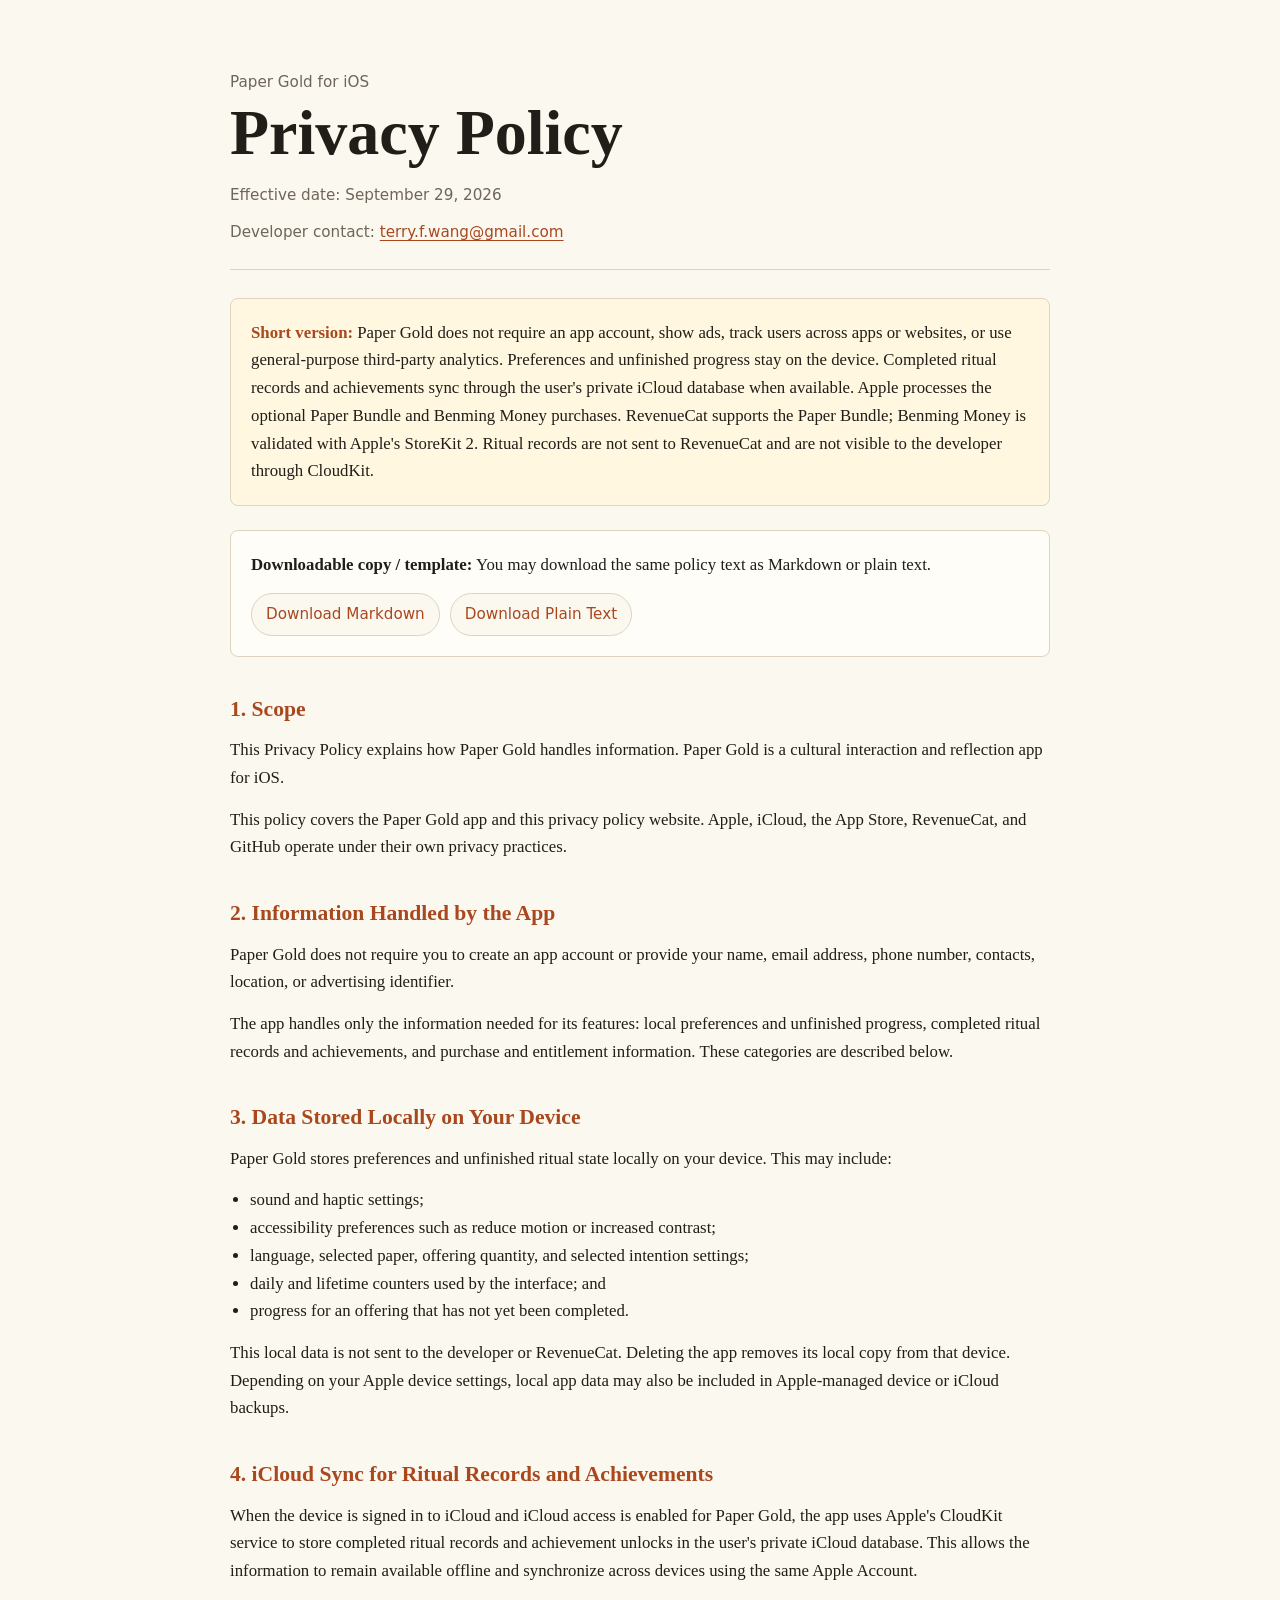
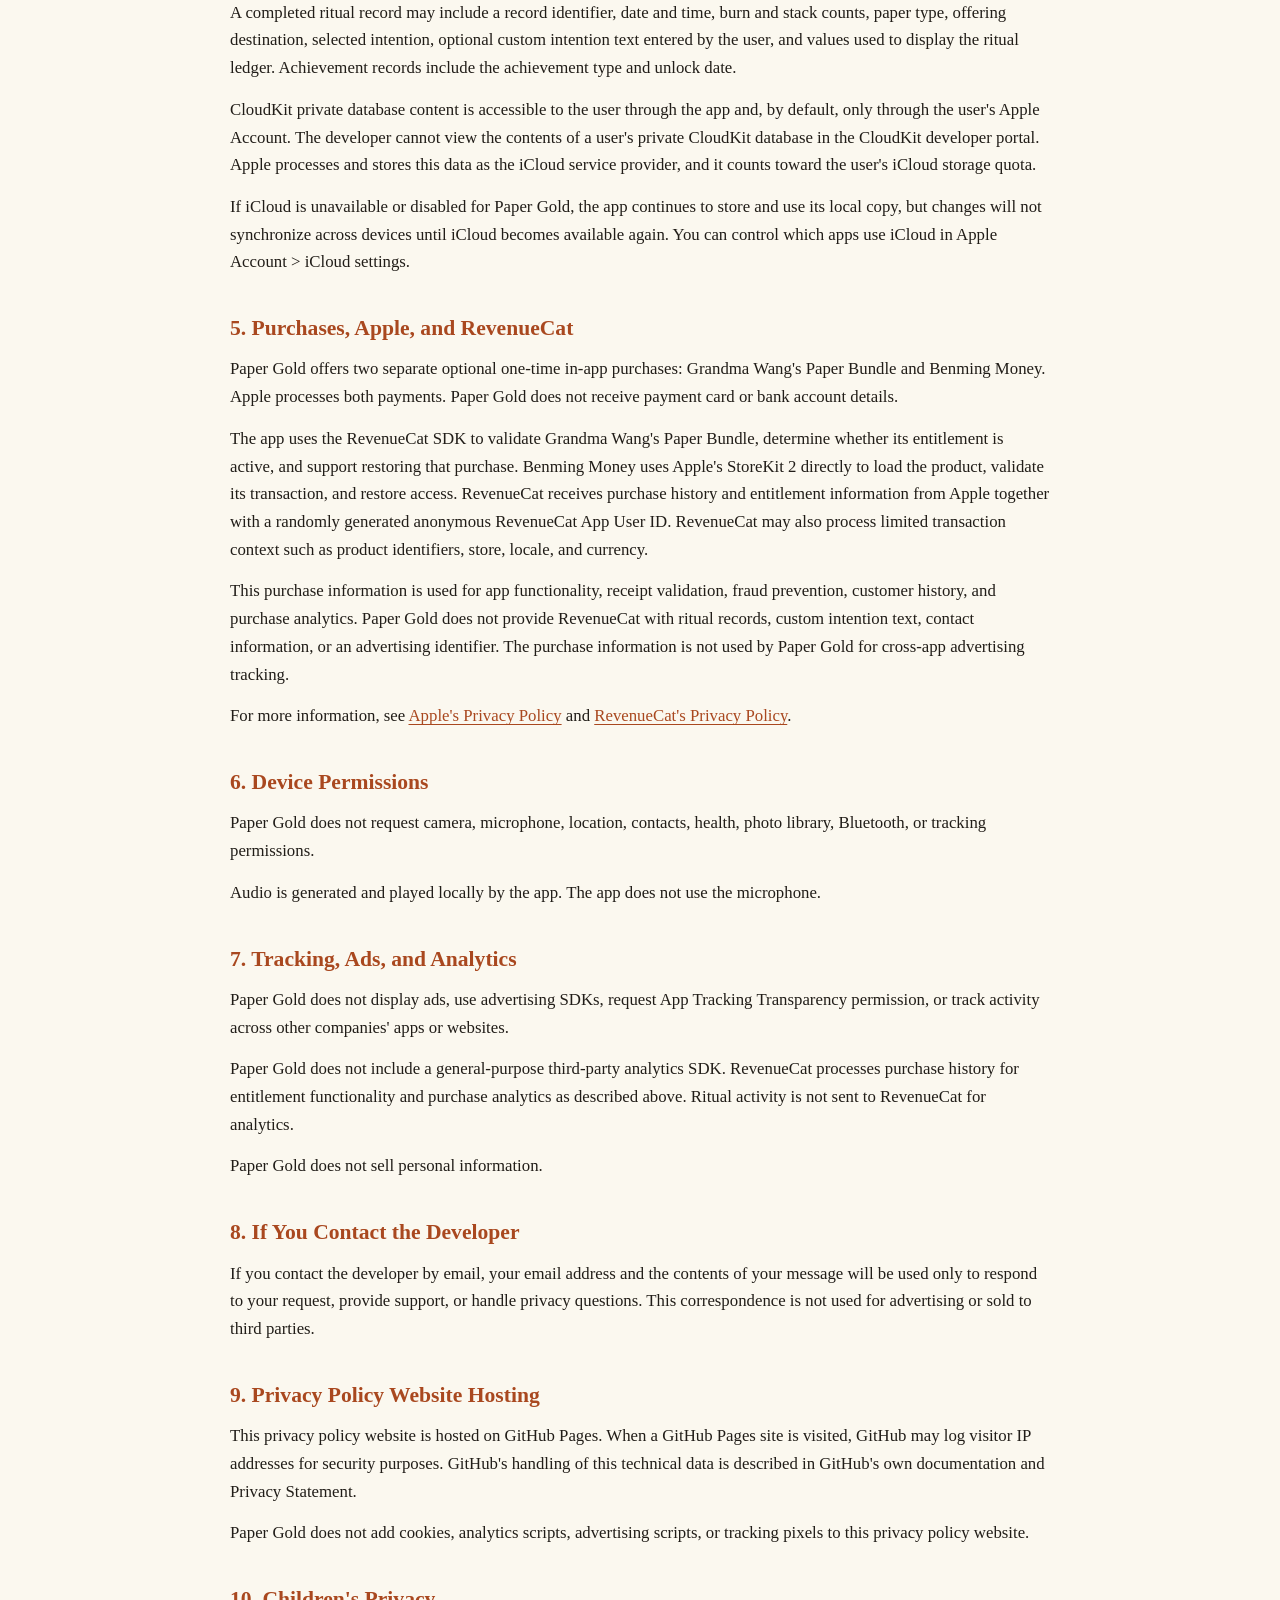
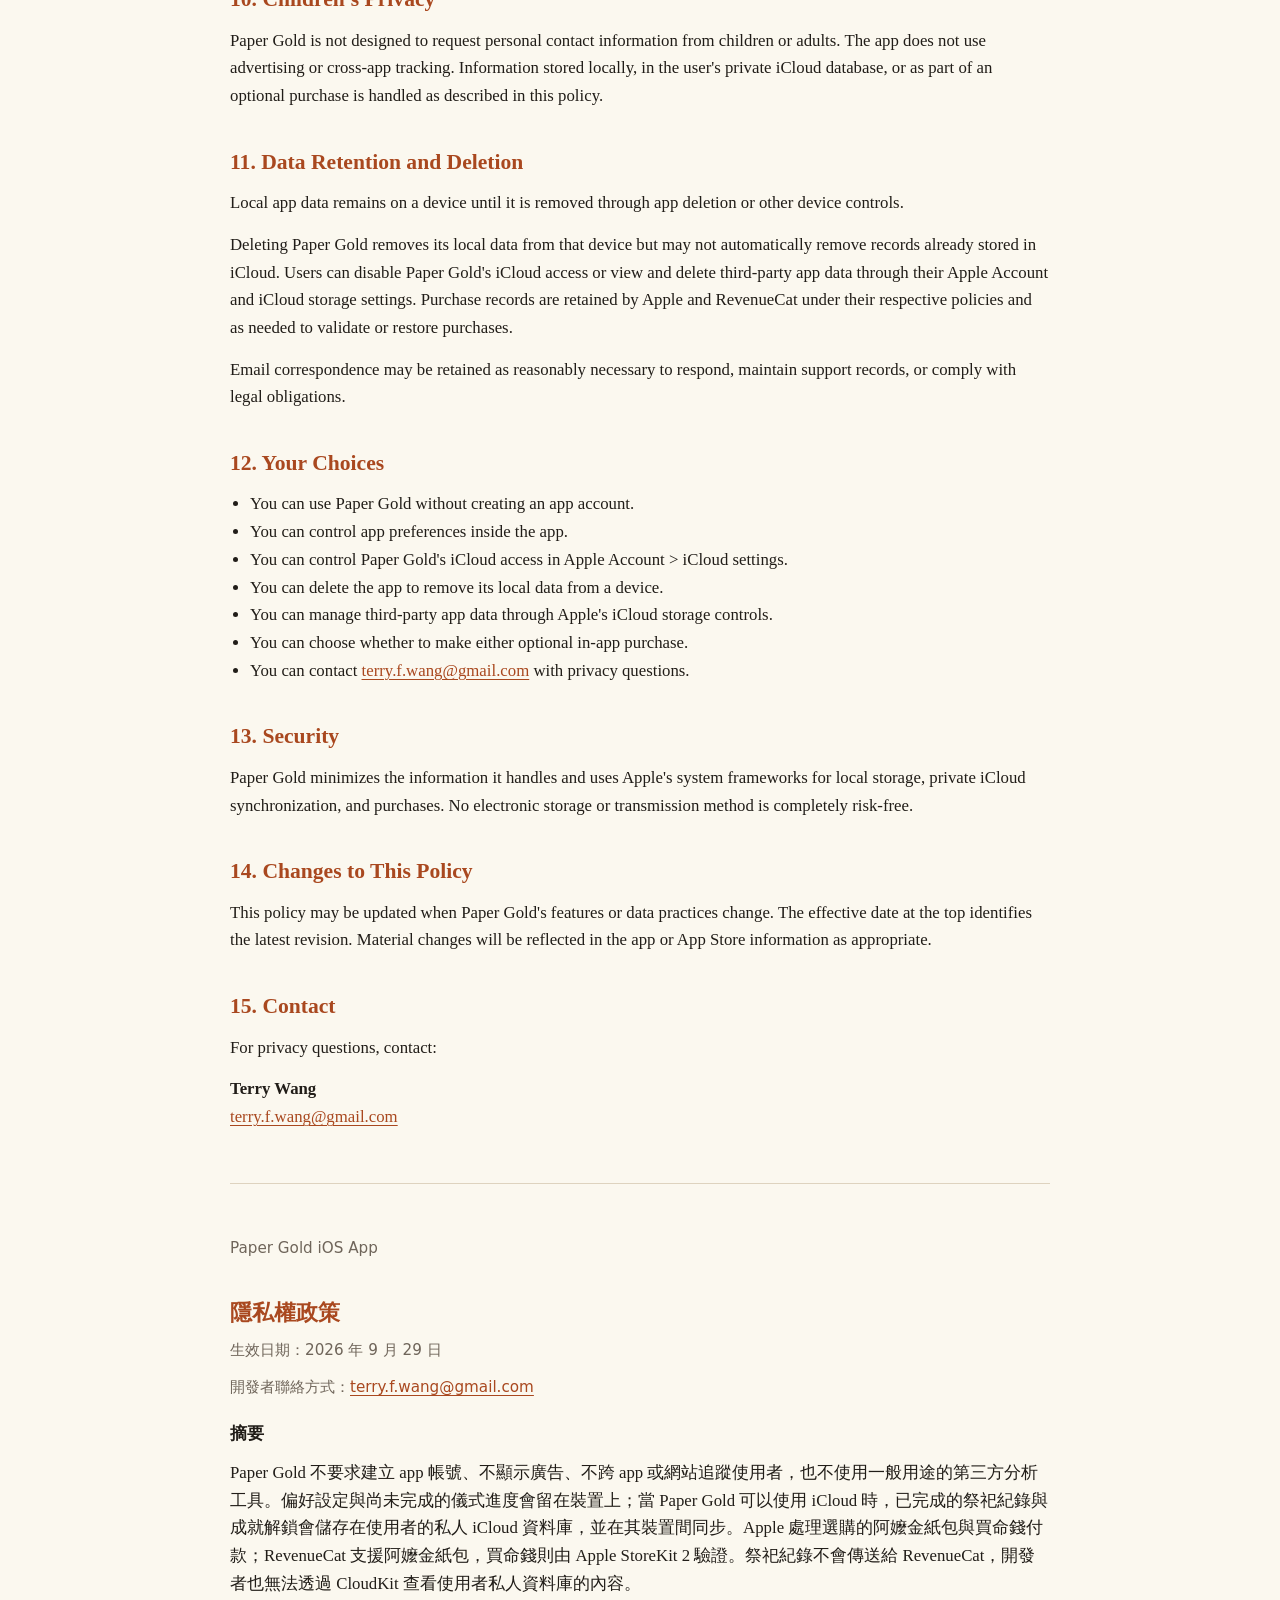
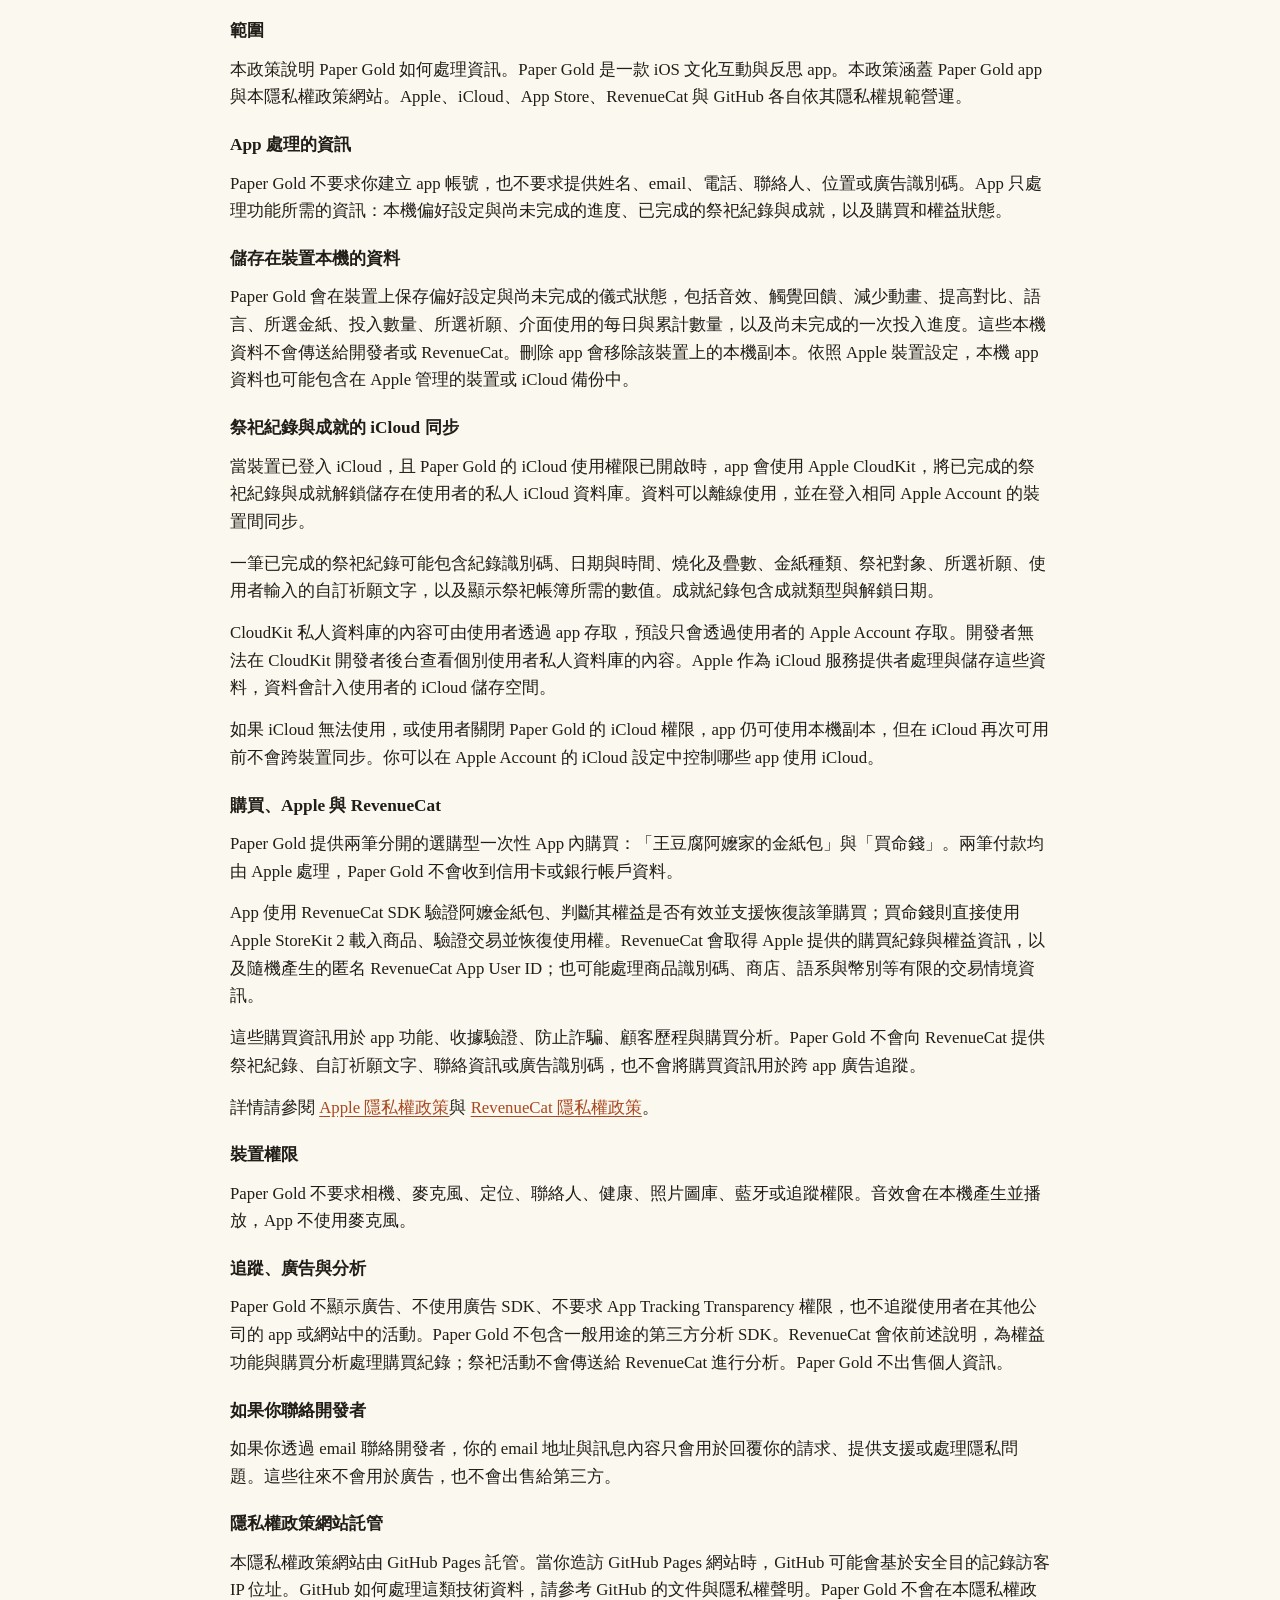
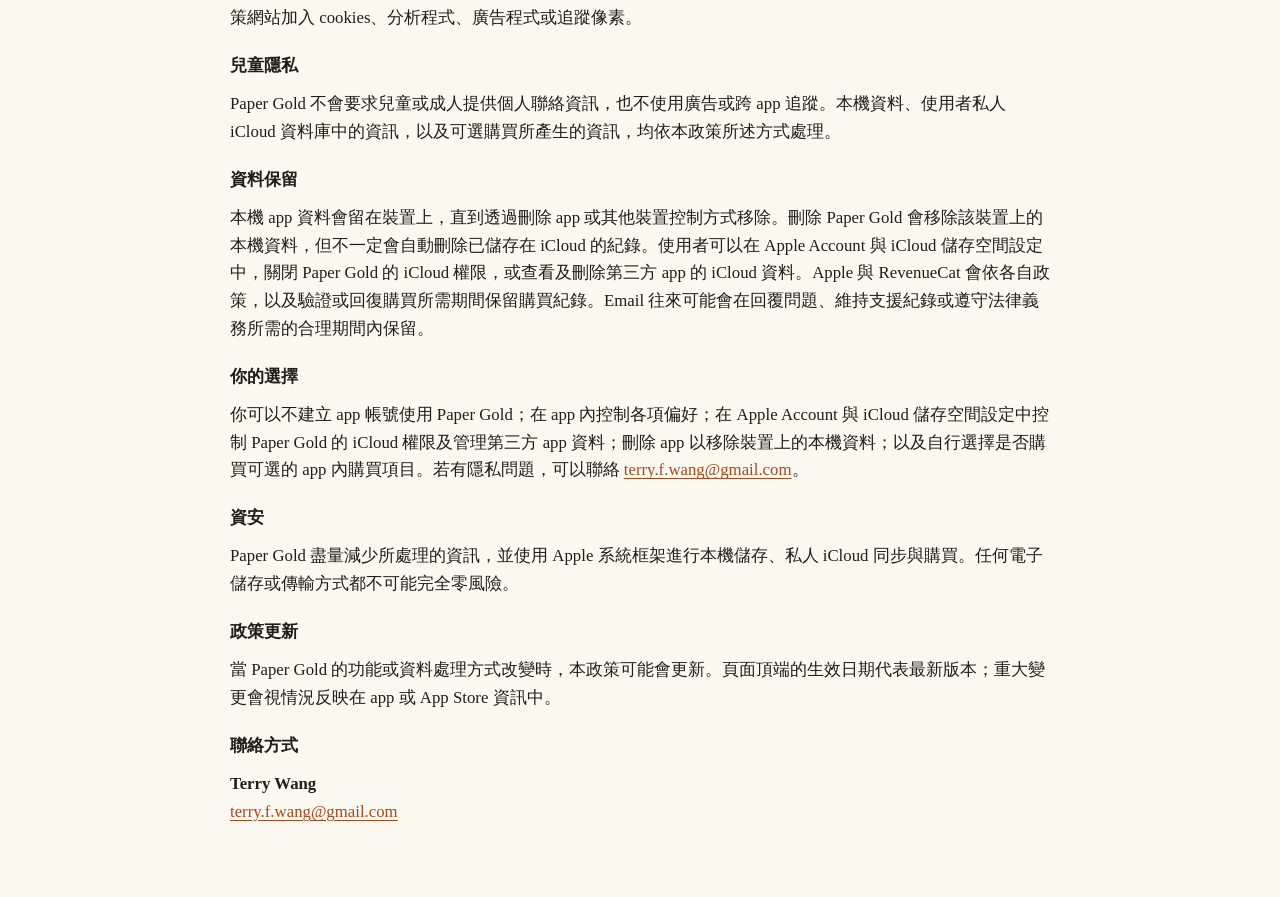
<file: index.html>
<!doctype html>
<html lang="en">
<head>
  <meta charset="utf-8">
  <meta name="viewport" content="width=device-width, initial-scale=1">
  <meta http-equiv="refresh" content="0; url=privacy.html">
  <link rel="canonical" href="privacy.html">
  <title>Paper Gold</title>
</head>
<body>
  <p><a href="privacy.html">Paper Gold Privacy Policy</a></p>
</body>
</html>
</file>
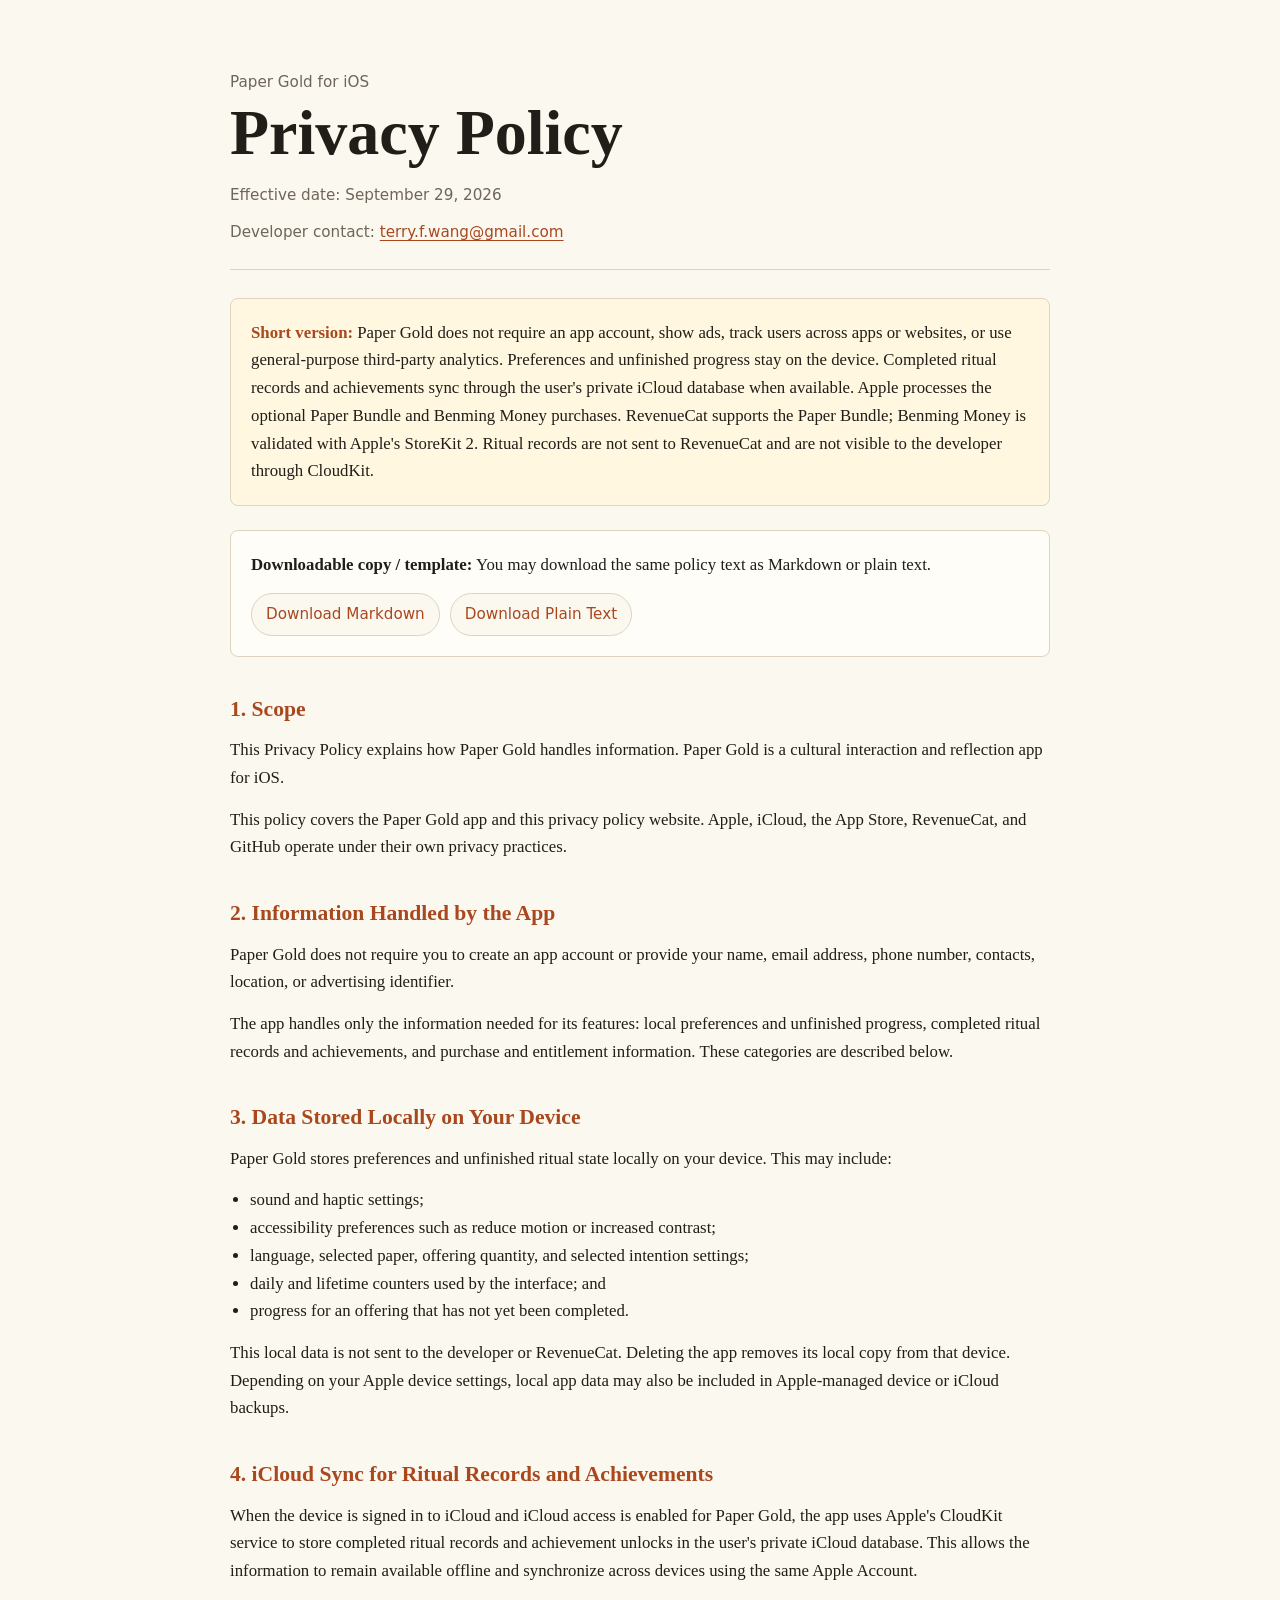
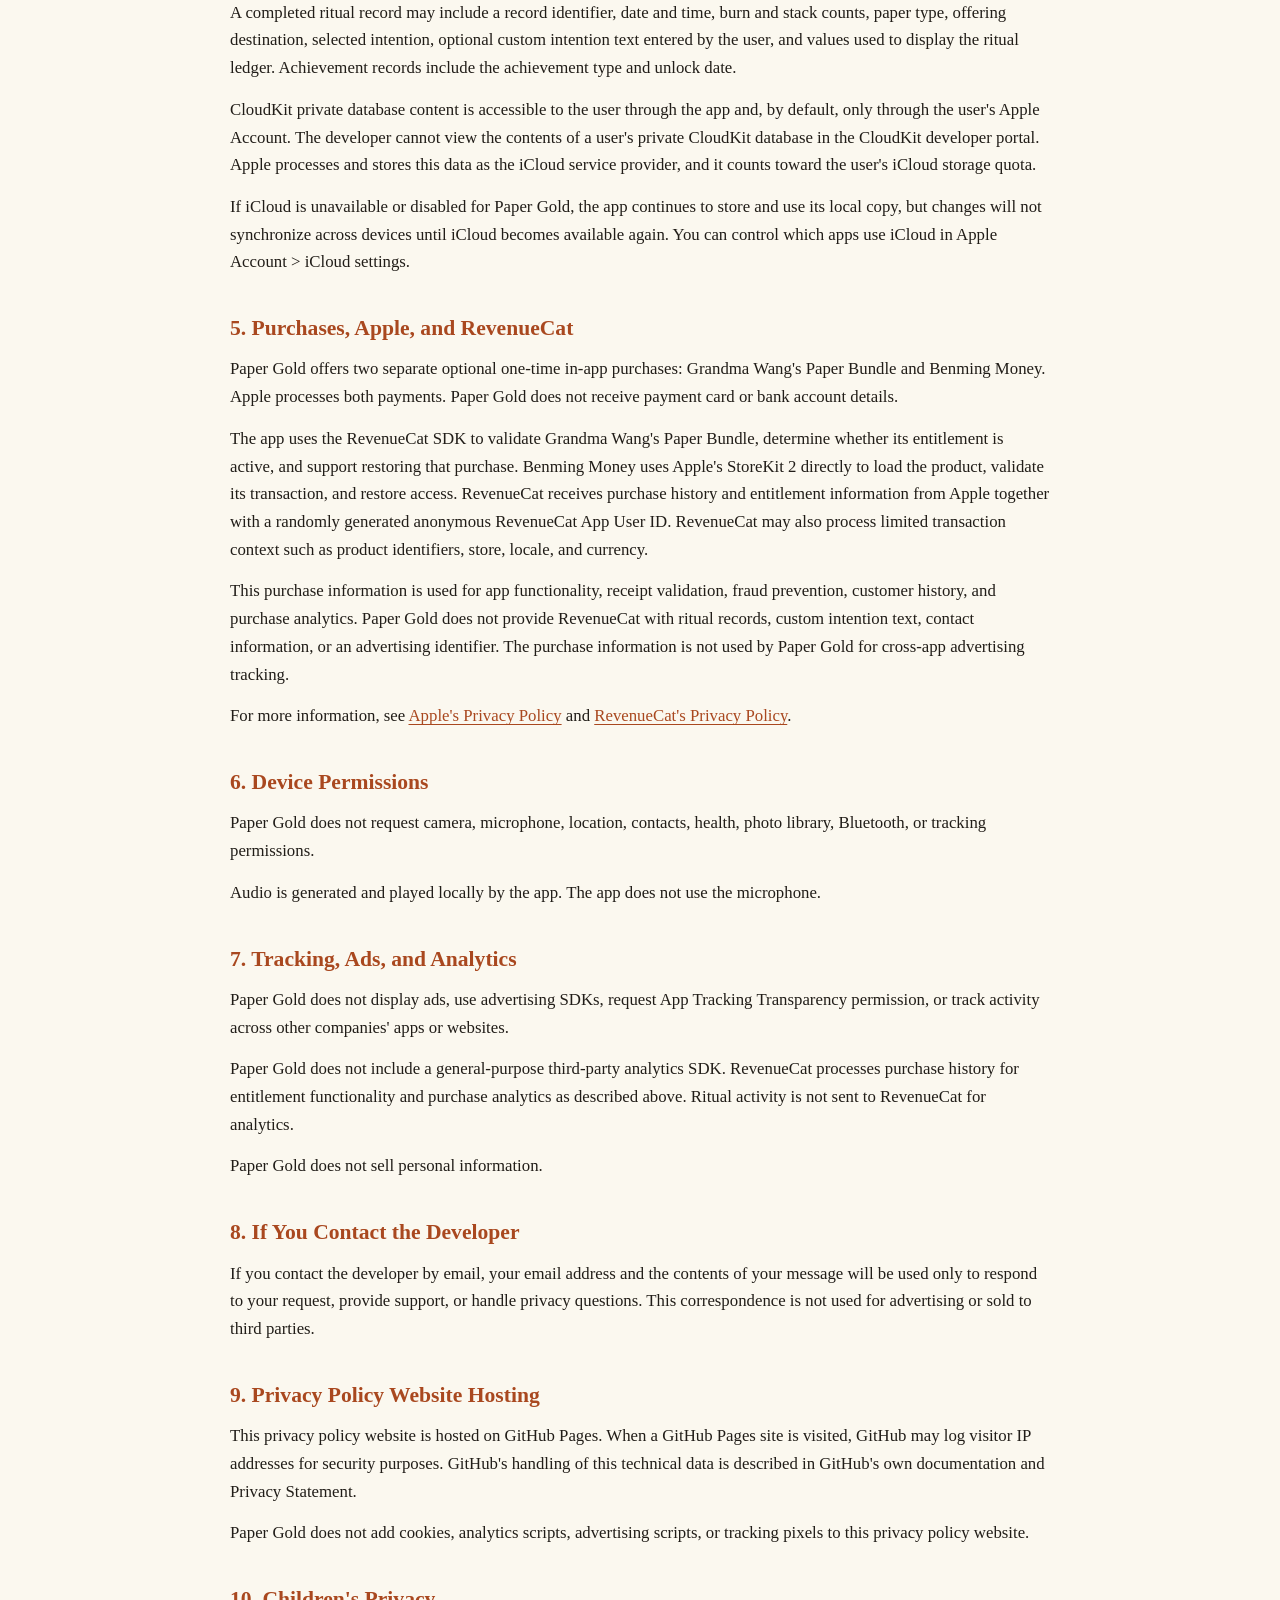
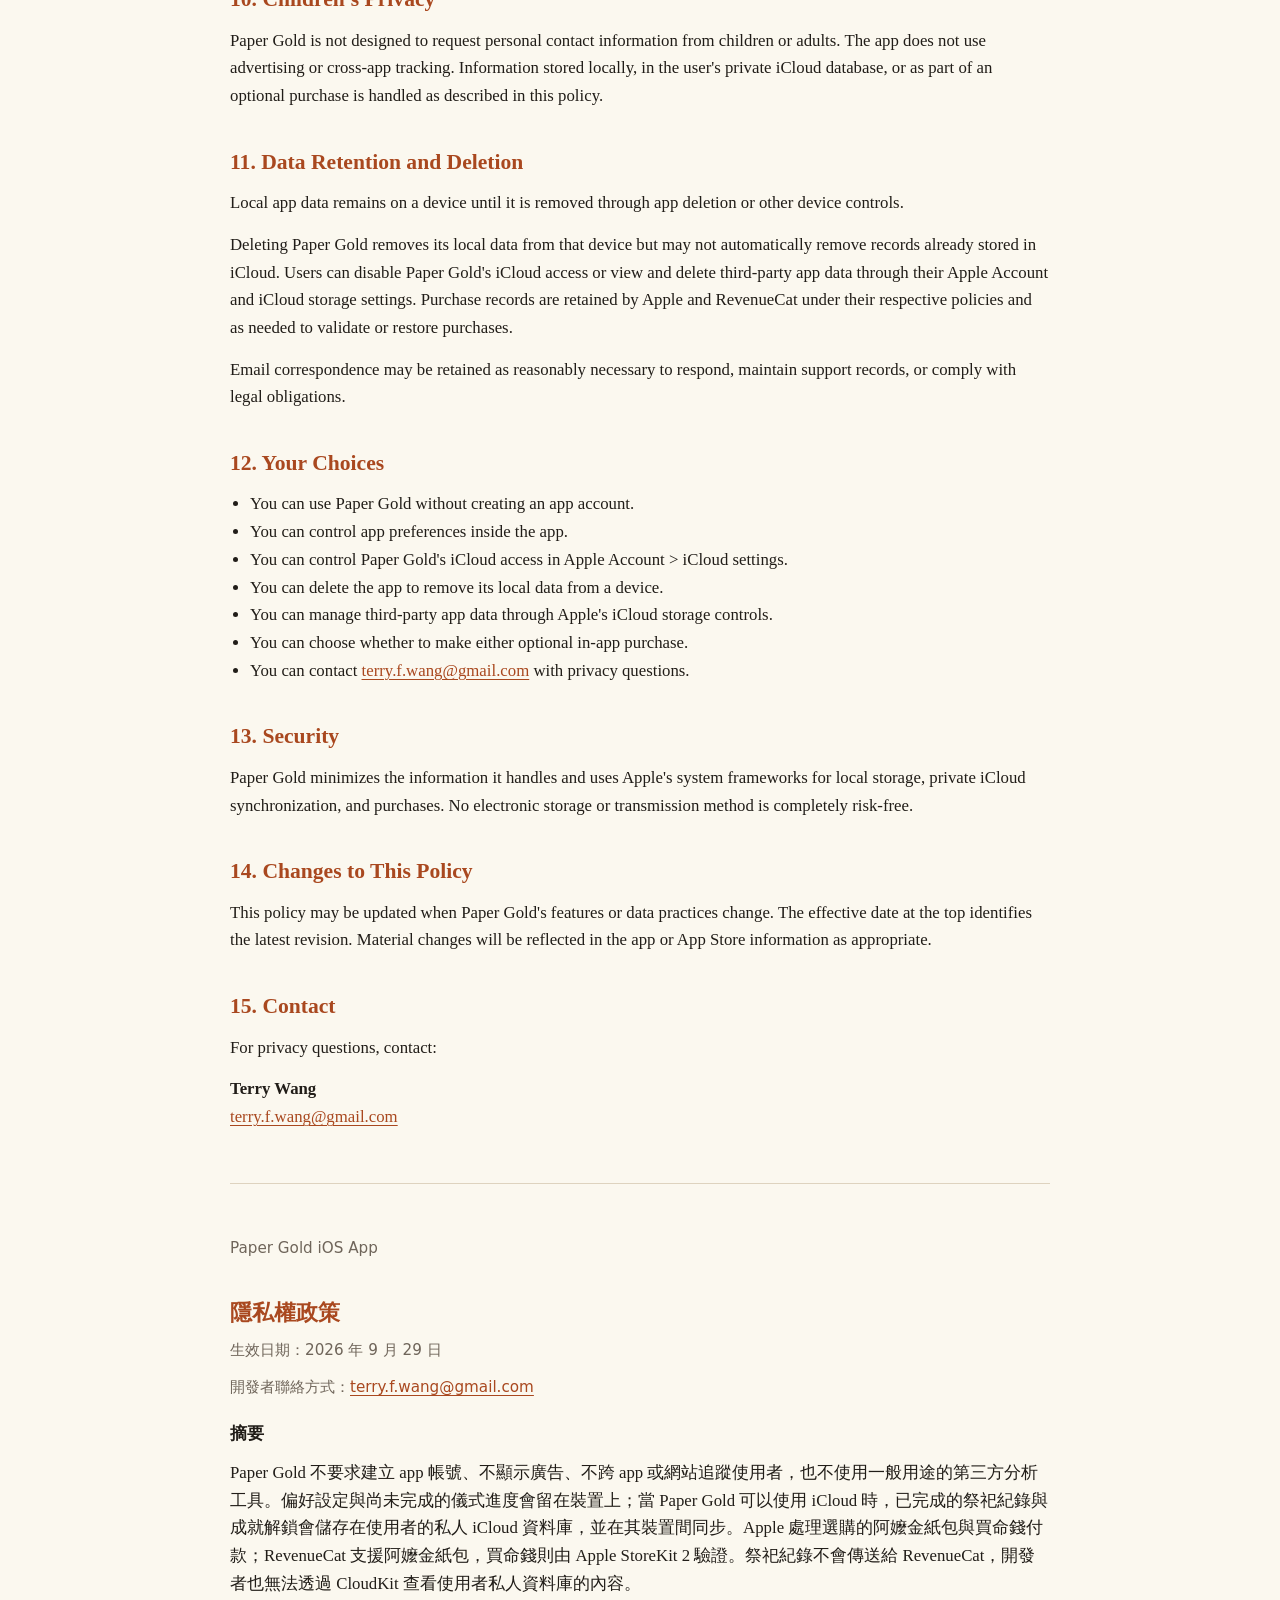
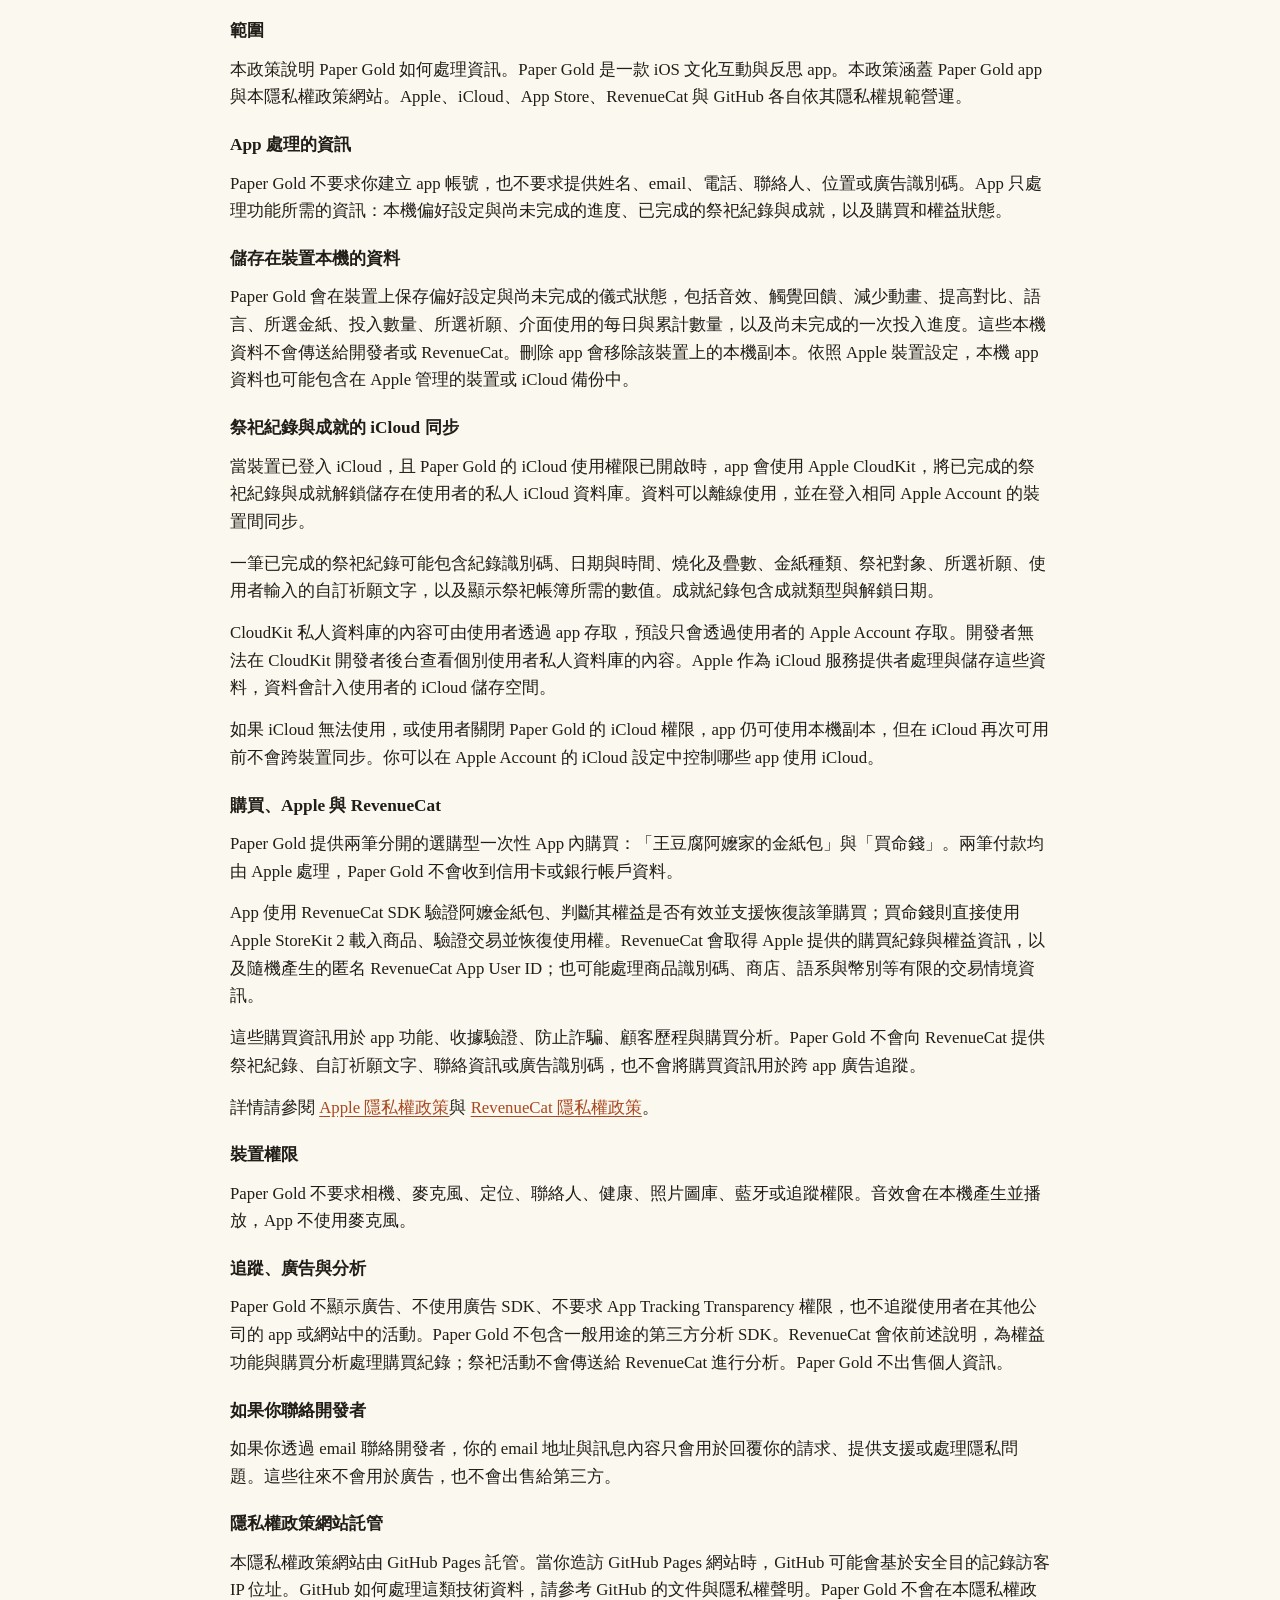
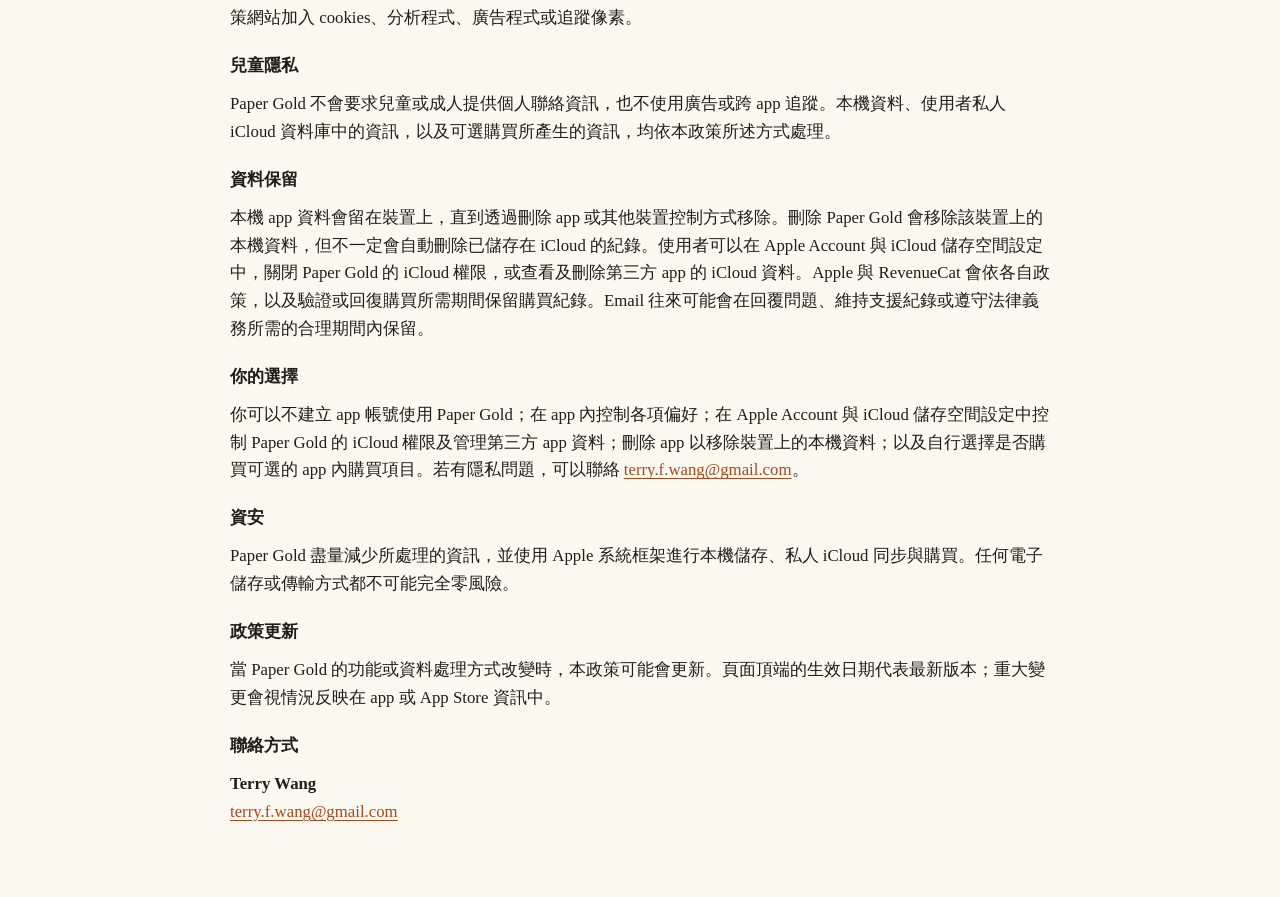
<file: privacy.html>
<!doctype html>
<html lang="en">
<head>
  <meta charset="utf-8">
  <meta name="viewport" content="width=device-width, initial-scale=1">
  <title>Paper Gold Privacy Policy</title>
  <meta name="description" content="Privacy Policy for the Paper Gold iOS app.">
  <style>
    :root {
      color-scheme: light dark;
      --paper: #fbf8ef;
      --ink: #211d18;
      --muted: #6f655a;
      --line: #ded3bf;
      --accent: #a9481f;
      --panel: #fffdf7;
      --panel-strong: #fff7df;
    }

    @media (prefers-color-scheme: dark) {
      :root {
        --paper: #171512;
        --ink: #f7efe1;
        --muted: #c4b7a5;
        --line: #3a332b;
        --accent: #ffad55;
        --panel: #211d18;
        --panel-strong: #2a2118;
      }
    }

    * {
      box-sizing: border-box;
    }

    body {
      margin: 0;
      background: var(--paper);
      color: var(--ink);
      font-family: ui-serif, Georgia, "Times New Roman", serif;
      line-height: 1.65;
    }

    main {
      width: min(820px, calc(100% - 32px));
      margin: 0 auto;
      padding: 56px 0 72px;
    }

    header {
      margin-bottom: 28px;
      border-bottom: 1px solid var(--line);
      padding-bottom: 24px;
    }

    h1,
    h2,
    h3 {
      line-height: 1.18;
      margin: 0;
    }

    h1 {
      font-size: clamp(2rem, 6vw, 4rem);
      font-weight: 700;
    }

    h2 {
      margin-top: 40px;
      font-size: 1.35rem;
      color: var(--accent);
    }

    h3 {
      margin-top: 24px;
      font-size: 1.08rem;
    }

    p,
    li {
      font-size: 1.05rem;
    }

    p {
      margin: 14px 0 0;
    }

    ul {
      margin: 14px 0 0;
      padding-left: 1.25rem;
    }

    a {
      color: var(--accent);
      text-underline-offset: 0.18em;
    }

    code {
      font-family: ui-monospace, SFMono-Regular, Menlo, Consolas, monospace;
      font-size: 0.95em;
    }

    .meta,
    .label {
      color: var(--muted);
      font-family: ui-sans-serif, system-ui, -apple-system, BlinkMacSystemFont, "Segoe UI", sans-serif;
      font-size: 0.95rem;
    }

    .meta {
      margin-top: 12px;
    }

    .summary,
    .downloads {
      background: var(--panel);
      border: 1px solid var(--line);
      border-radius: 8px;
      padding: 20px;
      margin: 24px 0;
    }

    .summary {
      background: var(--panel-strong);
    }

    .summary p:first-child,
    .downloads p:first-child {
      margin-top: 0;
    }

    .summary strong {
      color: var(--accent);
    }

    .download-links {
      display: flex;
      flex-wrap: wrap;
      gap: 10px;
      margin-top: 14px;
    }

    .download-links a {
      border: 1px solid var(--line);
      border-radius: 999px;
      padding: 8px 14px;
      text-decoration: none;
      font-family: ui-sans-serif, system-ui, -apple-system, BlinkMacSystemFont, "Segoe UI", sans-serif;
      font-size: 0.95rem;
      background: var(--paper);
    }

    .divider {
      border: 0;
      border-top: 1px solid var(--line);
      margin: 52px 0;
    }
  </style>
</head>
<body>
  <main>
    <header>
      <p class="label">Paper Gold for iOS</p>
      <h1>Privacy Policy</h1>
      <p class="meta">Effective date: September 29, 2026</p>
      <p class="meta">Developer contact: <a href="mailto:terry.f.wang@gmail.com">terry.f.wang@gmail.com</a></p>
    </header>

    <section class="summary" aria-label="Privacy summary">
      <p><strong>Short version:</strong> Paper Gold does not require an app account, show ads, track users across apps or websites, or use general-purpose third-party analytics. Preferences and unfinished progress stay on the device. Completed ritual records and achievements sync through the user's private iCloud database when available. Apple processes the optional Paper Bundle and Benming Money purchases. RevenueCat supports the Paper Bundle; Benming Money is validated with Apple's StoreKit 2. Ritual records are not sent to RevenueCat and are not visible to the developer through CloudKit.</p>
    </section>

    <section class="downloads" aria-label="Downloadable policy files">
      <p><strong>Downloadable copy / template:</strong> You may download the same policy text as Markdown or plain text.</p>
      <div class="download-links">
        <a href="paper-gold-privacy-policy.md" download>Download Markdown</a>
        <a href="paper-gold-privacy-policy.txt" download>Download Plain Text</a>
      </div>
    </section>

    <section aria-labelledby="scope">
      <h2 id="scope">1. Scope</h2>
      <p>This Privacy Policy explains how Paper Gold handles information. Paper Gold is a cultural interaction and reflection app for iOS.</p>
      <p>This policy covers the Paper Gold app and this privacy policy website. Apple, iCloud, the App Store, RevenueCat, and GitHub operate under their own privacy practices.</p>
    </section>

    <section aria-labelledby="app-data">
      <h2 id="app-data">2. Information Handled by the App</h2>
      <p>Paper Gold does not require you to create an app account or provide your name, email address, phone number, contacts, location, or advertising identifier.</p>
      <p>The app handles only the information needed for its features: local preferences and unfinished progress, completed ritual records and achievements, and purchase and entitlement information. These categories are described below.</p>
    </section>

    <section aria-labelledby="local-data">
      <h2 id="local-data">3. Data Stored Locally on Your Device</h2>
      <p>Paper Gold stores preferences and unfinished ritual state locally on your device. This may include:</p>
      <ul>
        <li>sound and haptic settings;</li>
        <li>accessibility preferences such as reduce motion or increased contrast;</li>
        <li>language, selected paper, offering quantity, and selected intention settings;</li>
        <li>daily and lifetime counters used by the interface; and</li>
        <li>progress for an offering that has not yet been completed.</li>
      </ul>
      <p>This local data is not sent to the developer or RevenueCat. Deleting the app removes its local copy from that device. Depending on your Apple device settings, local app data may also be included in Apple-managed device or iCloud backups.</p>
    </section>

    <section aria-labelledby="icloud-sync">
      <h2 id="icloud-sync">4. iCloud Sync for Ritual Records and Achievements</h2>
      <p>When the device is signed in to iCloud and iCloud access is enabled for Paper Gold, the app uses Apple's CloudKit service to store completed ritual records and achievement unlocks in the user's private iCloud database. This allows the information to remain available offline and synchronize across devices using the same Apple Account.</p>
      <p>A completed ritual record may include a record identifier, date and time, burn and stack counts, paper type, offering destination, selected intention, optional custom intention text entered by the user, and values used to display the ritual ledger. Achievement records include the achievement type and unlock date.</p>
      <p>CloudKit private database content is accessible to the user through the app and, by default, only through the user's Apple Account. The developer cannot view the contents of a user's private CloudKit database in the CloudKit developer portal. Apple processes and stores this data as the iCloud service provider, and it counts toward the user's iCloud storage quota.</p>
      <p>If iCloud is unavailable or disabled for Paper Gold, the app continues to store and use its local copy, but changes will not synchronize across devices until iCloud becomes available again. You can control which apps use iCloud in Apple Account &gt; iCloud settings.</p>
    </section>

    <section aria-labelledby="purchases">
      <h2 id="purchases">5. Purchases, Apple, and RevenueCat</h2>
      <p>Paper Gold offers two separate optional one-time in-app purchases: Grandma Wang's Paper Bundle and Benming Money. Apple processes both payments. Paper Gold does not receive payment card or bank account details.</p>
      <p>The app uses the RevenueCat SDK to validate Grandma Wang's Paper Bundle, determine whether its entitlement is active, and support restoring that purchase. Benming Money uses Apple's StoreKit 2 directly to load the product, validate its transaction, and restore access. RevenueCat receives purchase history and entitlement information from Apple together with a randomly generated anonymous RevenueCat App User ID. RevenueCat may also process limited transaction context such as product identifiers, store, locale, and currency.</p>
      <p>This purchase information is used for app functionality, receipt validation, fraud prevention, customer history, and purchase analytics. Paper Gold does not provide RevenueCat with ritual records, custom intention text, contact information, or an advertising identifier. The purchase information is not used by Paper Gold for cross-app advertising tracking.</p>
      <p>For more information, see <a href="https://www.apple.com/legal/privacy/">Apple's Privacy Policy</a> and <a href="https://www.revenuecat.com/privacy/">RevenueCat's Privacy Policy</a>.</p>
    </section>

    <section aria-labelledby="permissions">
      <h2 id="permissions">6. Device Permissions</h2>
      <p>Paper Gold does not request camera, microphone, location, contacts, health, photo library, Bluetooth, or tracking permissions.</p>
      <p>Audio is generated and played locally by the app. The app does not use the microphone.</p>
    </section>

    <section aria-labelledby="tracking">
      <h2 id="tracking">7. Tracking, Ads, and Analytics</h2>
      <p>Paper Gold does not display ads, use advertising SDKs, request App Tracking Transparency permission, or track activity across other companies' apps or websites.</p>
      <p>Paper Gold does not include a general-purpose third-party analytics SDK. RevenueCat processes purchase history for entitlement functionality and purchase analytics as described above. Ritual activity is not sent to RevenueCat for analytics.</p>
      <p>Paper Gold does not sell personal information.</p>
    </section>

    <section aria-labelledby="contact-data">
      <h2 id="contact-data">8. If You Contact the Developer</h2>
      <p>If you contact the developer by email, your email address and the contents of your message will be used only to respond to your request, provide support, or handle privacy questions. This correspondence is not used for advertising or sold to third parties.</p>
    </section>

    <section aria-labelledby="website-hosting">
      <h2 id="website-hosting">9. Privacy Policy Website Hosting</h2>
      <p>This privacy policy website is hosted on GitHub Pages. When a GitHub Pages site is visited, GitHub may log visitor IP addresses for security purposes. GitHub's handling of this technical data is described in GitHub's own documentation and Privacy Statement.</p>
      <p>Paper Gold does not add cookies, analytics scripts, advertising scripts, or tracking pixels to this privacy policy website.</p>
    </section>

    <section aria-labelledby="children">
      <h2 id="children">10. Children's Privacy</h2>
      <p>Paper Gold is not designed to request personal contact information from children or adults. The app does not use advertising or cross-app tracking. Information stored locally, in the user's private iCloud database, or as part of an optional purchase is handled as described in this policy.</p>
    </section>

    <section aria-labelledby="retention">
      <h2 id="retention">11. Data Retention and Deletion</h2>
      <p>Local app data remains on a device until it is removed through app deletion or other device controls.</p>
      <p>Deleting Paper Gold removes its local data from that device but may not automatically remove records already stored in iCloud. Users can disable Paper Gold's iCloud access or view and delete third-party app data through their Apple Account and iCloud storage settings. Purchase records are retained by Apple and RevenueCat under their respective policies and as needed to validate or restore purchases.</p>
      <p>Email correspondence may be retained as reasonably necessary to respond, maintain support records, or comply with legal obligations.</p>
    </section>

    <section aria-labelledby="choices">
      <h2 id="choices">12. Your Choices</h2>
      <ul>
        <li>You can use Paper Gold without creating an app account.</li>
        <li>You can control app preferences inside the app.</li>
        <li>You can control Paper Gold's iCloud access in Apple Account &gt; iCloud settings.</li>
        <li>You can delete the app to remove its local data from a device.</li>
        <li>You can manage third-party app data through Apple's iCloud storage controls.</li>
        <li>You can choose whether to make either optional in-app purchase.</li>
        <li>You can contact <a href="mailto:terry.f.wang@gmail.com">terry.f.wang@gmail.com</a> with privacy questions.</li>
      </ul>
    </section>

    <section aria-labelledby="security">
      <h2 id="security">13. Security</h2>
      <p>Paper Gold minimizes the information it handles and uses Apple's system frameworks for local storage, private iCloud synchronization, and purchases. No electronic storage or transmission method is completely risk-free.</p>
    </section>

    <section aria-labelledby="changes">
      <h2 id="changes">14. Changes to This Policy</h2>
      <p>This policy may be updated when Paper Gold's features or data practices change. The effective date at the top identifies the latest revision. Material changes will be reflected in the app or App Store information as appropriate.</p>
    </section>

    <section aria-labelledby="contact">
      <h2 id="contact">15. Contact</h2>
      <p>For privacy questions, contact:</p>
      <p><strong>Terry Wang</strong><br><a href="mailto:terry.f.wang@gmail.com">terry.f.wang@gmail.com</a></p>
    </section>

    <hr class="divider">

    <section lang="zh-Hant" aria-labelledby="zh-title">
      <p class="label">Paper Gold iOS App</p>
      <h2 id="zh-title">隱私權政策</h2>
      <p class="meta">生效日期：2026 年 9 月 29 日</p>
      <p class="meta">開發者聯絡方式：<a href="mailto:terry.f.wang@gmail.com">terry.f.wang@gmail.com</a></p>

      <h3>摘要</h3>
      <p>Paper Gold 不要求建立 app 帳號、不顯示廣告、不跨 app 或網站追蹤使用者，也不使用一般用途的第三方分析工具。偏好設定與尚未完成的儀式進度會留在裝置上；當 Paper Gold 可以使用 iCloud 時，已完成的祭祀紀錄與成就解鎖會儲存在使用者的私人 iCloud 資料庫，並在其裝置間同步。Apple 處理選購的阿嬤金紙包與買命錢付款；RevenueCat 支援阿嬤金紙包，買命錢則由 Apple StoreKit 2 驗證。祭祀紀錄不會傳送給 RevenueCat，開發者也無法透過 CloudKit 查看使用者私人資料庫的內容。</p>

      <h3>範圍</h3>
      <p>本政策說明 Paper Gold 如何處理資訊。Paper Gold 是一款 iOS 文化互動與反思 app。本政策涵蓋 Paper Gold app 與本隱私權政策網站。Apple、iCloud、App Store、RevenueCat 與 GitHub 各自依其隱私權規範營運。</p>

      <h3>App 處理的資訊</h3>
      <p>Paper Gold 不要求你建立 app 帳號，也不要求提供姓名、email、電話、聯絡人、位置或廣告識別碼。App 只處理功能所需的資訊：本機偏好設定與尚未完成的進度、已完成的祭祀紀錄與成就，以及購買和權益狀態。</p>

      <h3>儲存在裝置本機的資料</h3>
      <p>Paper Gold 會在裝置上保存偏好設定與尚未完成的儀式狀態，包括音效、觸覺回饋、減少動畫、提高對比、語言、所選金紙、投入數量、所選祈願、介面使用的每日與累計數量，以及尚未完成的一次投入進度。這些本機資料不會傳送給開發者或 RevenueCat。刪除 app 會移除該裝置上的本機副本。依照 Apple 裝置設定，本機 app 資料也可能包含在 Apple 管理的裝置或 iCloud 備份中。</p>

      <h3>祭祀紀錄與成就的 iCloud 同步</h3>
      <p>當裝置已登入 iCloud，且 Paper Gold 的 iCloud 使用權限已開啟時，app 會使用 Apple CloudKit，將已完成的祭祀紀錄與成就解鎖儲存在使用者的私人 iCloud 資料庫。資料可以離線使用，並在登入相同 Apple Account 的裝置間同步。</p>
      <p>一筆已完成的祭祀紀錄可能包含紀錄識別碼、日期與時間、燒化及疊數、金紙種類、祭祀對象、所選祈願、使用者輸入的自訂祈願文字，以及顯示祭祀帳簿所需的數值。成就紀錄包含成就類型與解鎖日期。</p>
      <p>CloudKit 私人資料庫的內容可由使用者透過 app 存取，預設只會透過使用者的 Apple Account 存取。開發者無法在 CloudKit 開發者後台查看個別使用者私人資料庫的內容。Apple 作為 iCloud 服務提供者處理與儲存這些資料，資料會計入使用者的 iCloud 儲存空間。</p>
      <p>如果 iCloud 無法使用，或使用者關閉 Paper Gold 的 iCloud 權限，app 仍可使用本機副本，但在 iCloud 再次可用前不會跨裝置同步。你可以在 Apple Account 的 iCloud 設定中控制哪些 app 使用 iCloud。</p>

      <h3>購買、Apple 與 RevenueCat</h3>
      <p>Paper Gold 提供兩筆分開的選購型一次性 App 內購買：「王豆腐阿嬤家的金紙包」與「買命錢」。兩筆付款均由 Apple 處理，Paper Gold 不會收到信用卡或銀行帳戶資料。</p>
      <p>App 使用 RevenueCat SDK 驗證阿嬤金紙包、判斷其權益是否有效並支援恢復該筆購買；買命錢則直接使用 Apple StoreKit 2 載入商品、驗證交易並恢復使用權。RevenueCat 會取得 Apple 提供的購買紀錄與權益資訊，以及隨機產生的匿名 RevenueCat App User ID；也可能處理商品識別碼、商店、語系與幣別等有限的交易情境資訊。</p>
      <p>這些購買資訊用於 app 功能、收據驗證、防止詐騙、顧客歷程與購買分析。Paper Gold 不會向 RevenueCat 提供祭祀紀錄、自訂祈願文字、聯絡資訊或廣告識別碼，也不會將購買資訊用於跨 app 廣告追蹤。</p>
      <p>詳情請參閱 <a href="https://www.apple.com/tw/legal/privacy/">Apple 隱私權政策</a>與 <a href="https://www.revenuecat.com/privacy/">RevenueCat 隱私權政策</a>。</p>

      <h3>裝置權限</h3>
      <p>Paper Gold 不要求相機、麥克風、定位、聯絡人、健康、照片圖庫、藍牙或追蹤權限。音效會在本機產生並播放，App 不使用麥克風。</p>

      <h3>追蹤、廣告與分析</h3>
      <p>Paper Gold 不顯示廣告、不使用廣告 SDK、不要求 App Tracking Transparency 權限，也不追蹤使用者在其他公司的 app 或網站中的活動。Paper Gold 不包含一般用途的第三方分析 SDK。RevenueCat 會依前述說明，為權益功能與購買分析處理購買紀錄；祭祀活動不會傳送給 RevenueCat 進行分析。Paper Gold 不出售個人資訊。</p>

      <h3>如果你聯絡開發者</h3>
      <p>如果你透過 email 聯絡開發者，你的 email 地址與訊息內容只會用於回覆你的請求、提供支援或處理隱私問題。這些往來不會用於廣告，也不會出售給第三方。</p>

      <h3>隱私權政策網站託管</h3>
      <p>本隱私權政策網站由 GitHub Pages 託管。當你造訪 GitHub Pages 網站時，GitHub 可能會基於安全目的記錄訪客 IP 位址。GitHub 如何處理這類技術資料，請參考 GitHub 的文件與隱私權聲明。Paper Gold 不會在本隱私權政策網站加入 cookies、分析程式、廣告程式或追蹤像素。</p>

      <h3>兒童隱私</h3>
      <p>Paper Gold 不會要求兒童或成人提供個人聯絡資訊，也不使用廣告或跨 app 追蹤。本機資料、使用者私人 iCloud 資料庫中的資訊，以及可選購買所產生的資訊，均依本政策所述方式處理。</p>

      <h3>資料保留</h3>
      <p>本機 app 資料會留在裝置上，直到透過刪除 app 或其他裝置控制方式移除。刪除 Paper Gold 會移除該裝置上的本機資料，但不一定會自動刪除已儲存在 iCloud 的紀錄。使用者可以在 Apple Account 與 iCloud 儲存空間設定中，關閉 Paper Gold 的 iCloud 權限，或查看及刪除第三方 app 的 iCloud 資料。Apple 與 RevenueCat 會依各自政策，以及驗證或回復購買所需期間保留購買紀錄。Email 往來可能會在回覆問題、維持支援紀錄或遵守法律義務所需的合理期間內保留。</p>

      <h3>你的選擇</h3>
      <p>你可以不建立 app 帳號使用 Paper Gold；在 app 內控制各項偏好；在 Apple Account 與 iCloud 儲存空間設定中控制 Paper Gold 的 iCloud 權限及管理第三方 app 資料；刪除 app 以移除裝置上的本機資料；以及自行選擇是否購買可選的 app 內購買項目。若有隱私問題，可以聯絡 <a href="mailto:terry.f.wang@gmail.com">terry.f.wang@gmail.com</a>。</p>

      <h3>資安</h3>
      <p>Paper Gold 盡量減少所處理的資訊，並使用 Apple 系統框架進行本機儲存、私人 iCloud 同步與購買。任何電子儲存或傳輸方式都不可能完全零風險。</p>

      <h3>政策更新</h3>
      <p>當 Paper Gold 的功能或資料處理方式改變時，本政策可能會更新。頁面頂端的生效日期代表最新版本；重大變更會視情況反映在 app 或 App Store 資訊中。</p>

      <h3>聯絡方式</h3>
      <p><strong>Terry Wang</strong><br><a href="mailto:terry.f.wang@gmail.com">terry.f.wang@gmail.com</a></p>
    </section>
  </main>
</body>
</html>
</file>
